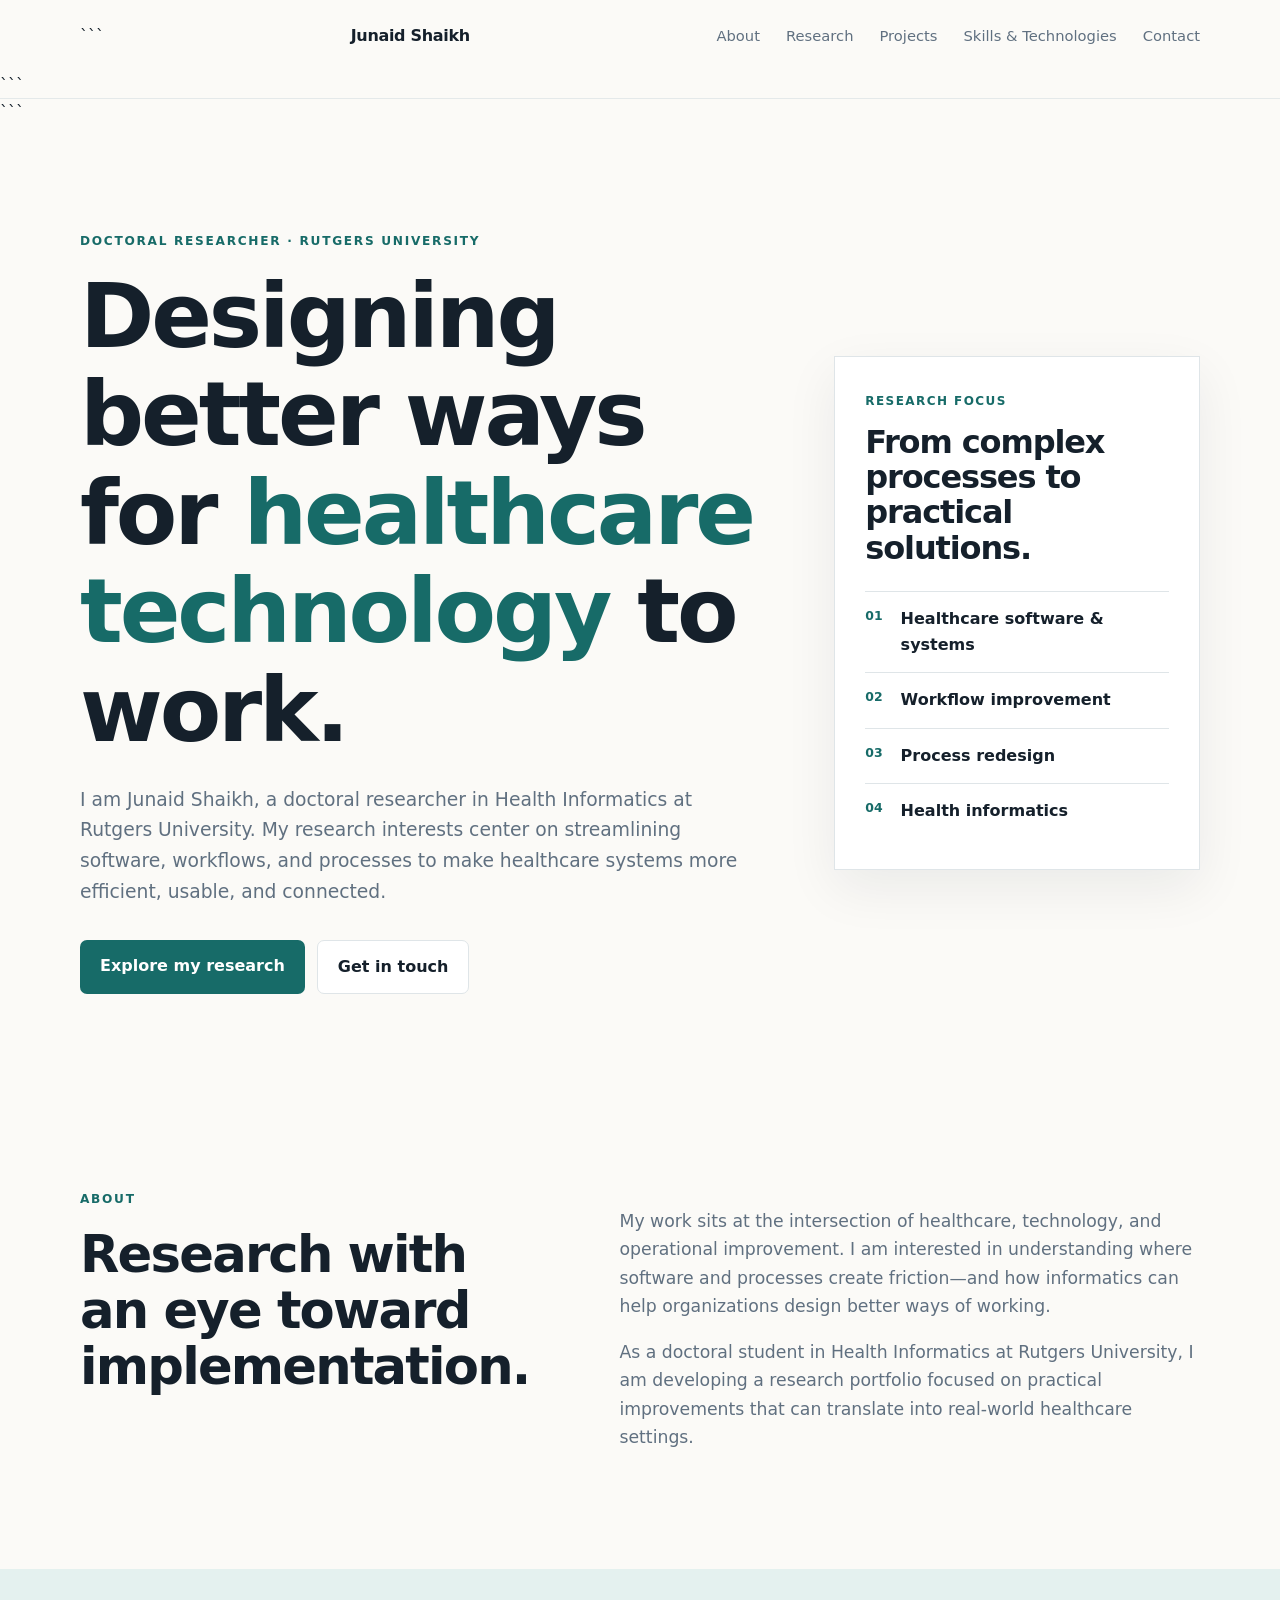
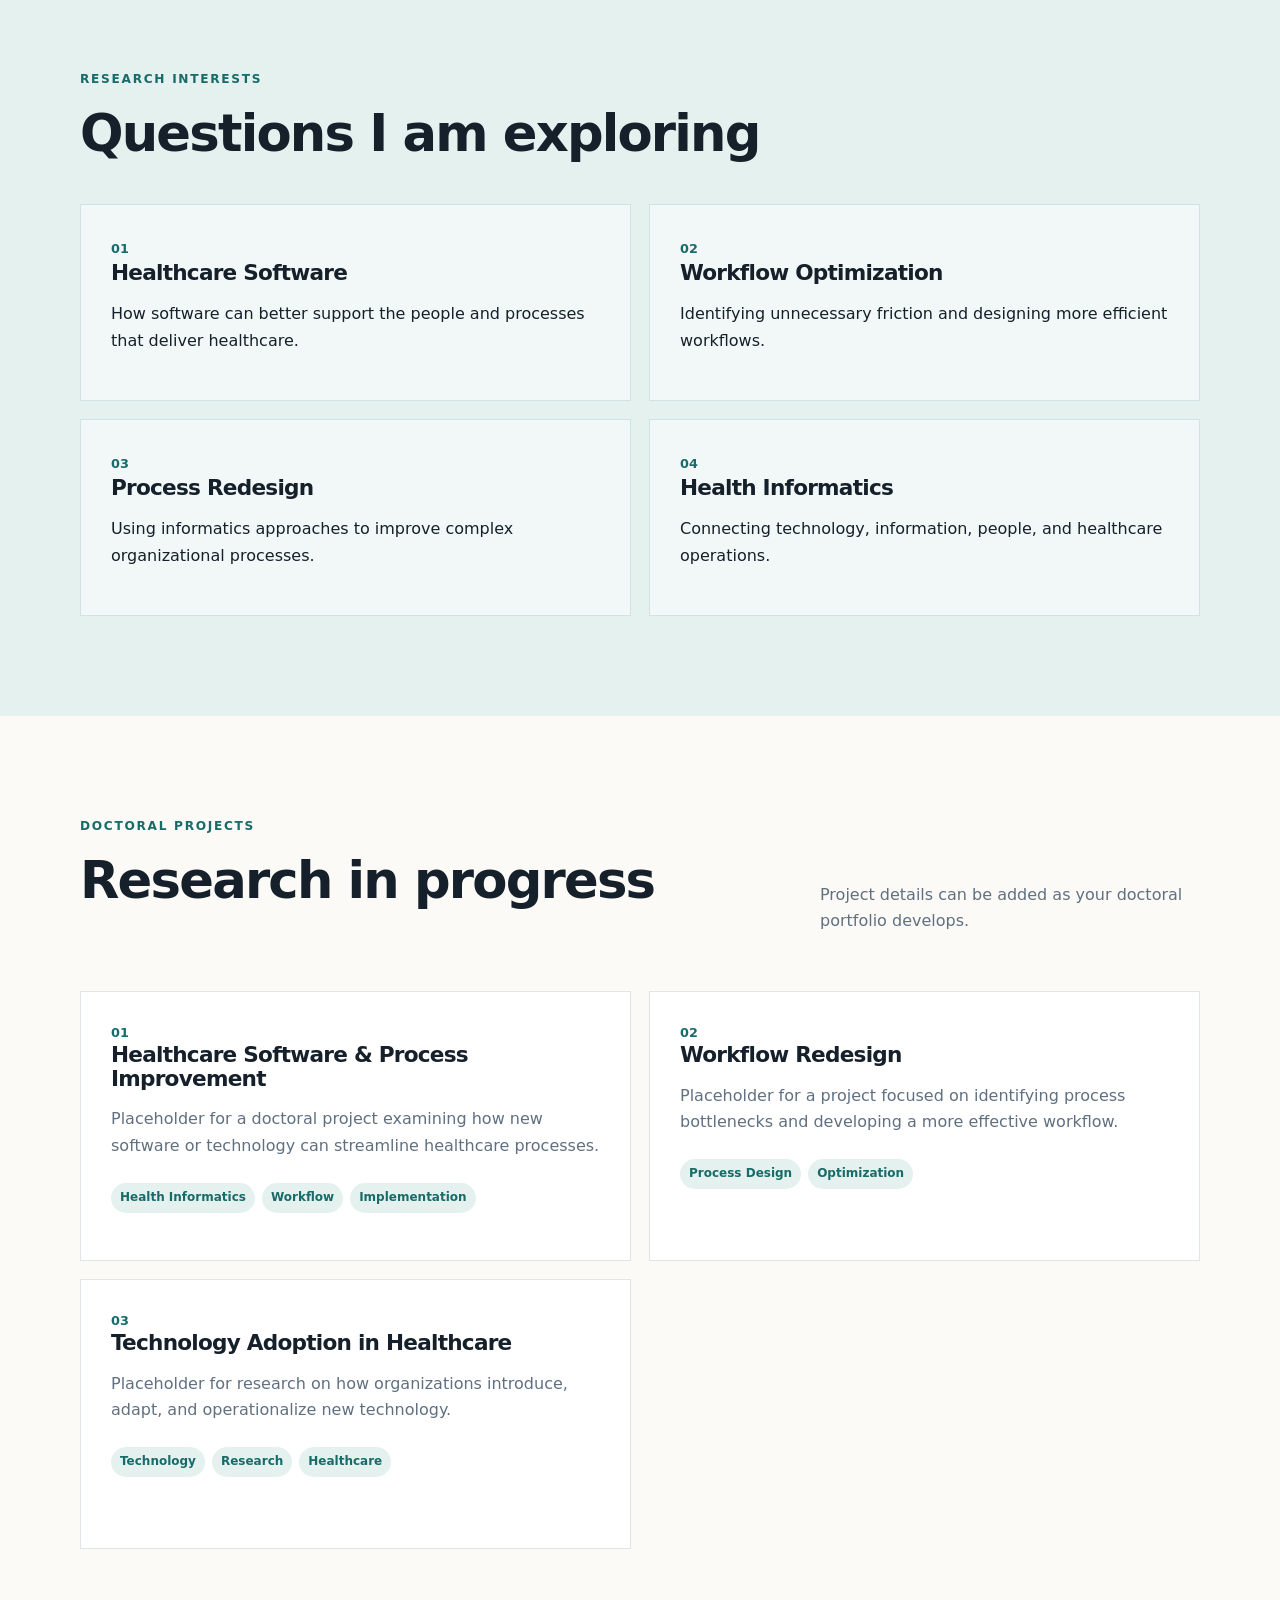
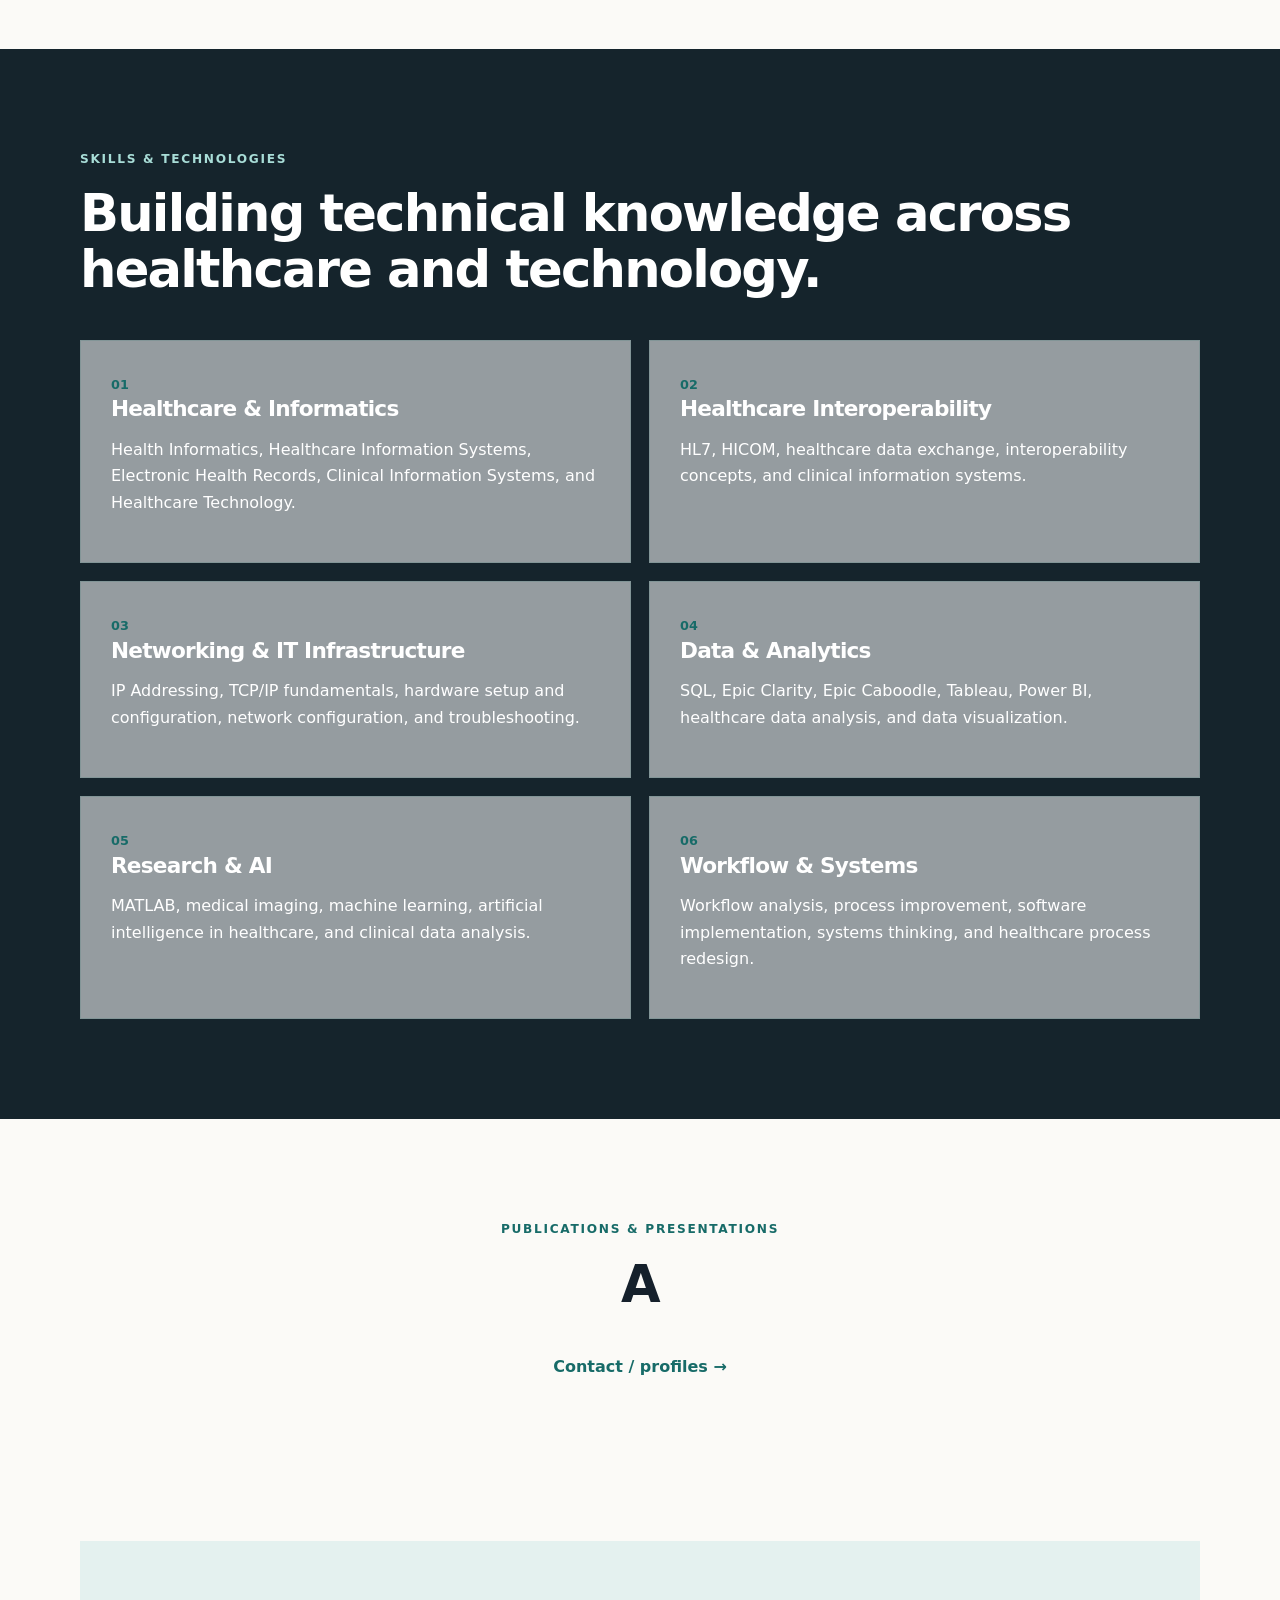
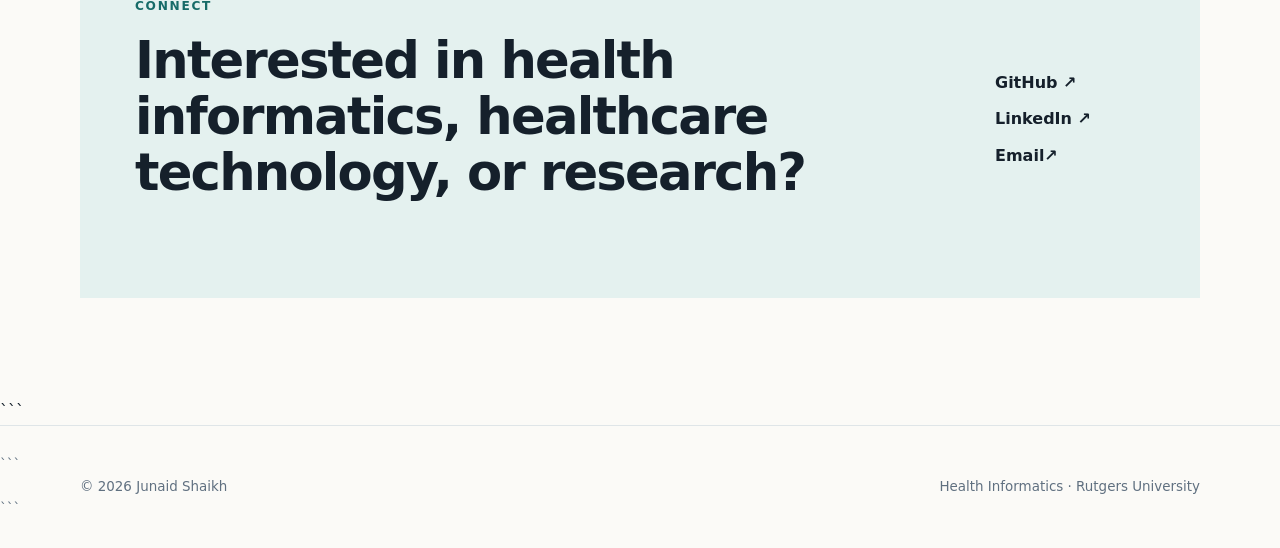
<file: index.html>
<!DOCTYPE html>

<html lang="en">
<head>
  <meta charset="UTF-8">
  <meta name="viewport" content="width=device-width, initial-scale=1.0">

  <meta name="description" content="Junaid Shaikh — Doctoral researcher in Health Informatics at Rutgers University. Research focused on streamlining software, workflows, and healthcare processes.">

  <title>Junaid Shaikh | Health Informatics Researcher</title>

  <link rel="stylesheet" href="assets/style.css">
</head>

<body>

  <header class="site-header">
    <nav class="nav container">

```
  <a class="brand" href="#home">Junaid Shaikh</a>

  <div class="nav-links">
    <a href="#about">About</a>
    <a href="#research">Research</a>
    <a href="projects.html">Projects</a>
    <a href="#skills">Skills & Technologies</a>
    <a href="#contact">Contact</a>
  </div>

</nav>
```

  </header>

  <main>

```
<!-- HOME -->
<section id="home" class="hero">

  <div class="container hero-grid">

    <div>

      <p class="eyebrow">
        Doctoral Researcher · Rutgers University
      </p>

      <h1>
        Designing better ways for
        <span>healthcare technology</span>
        to work.
      </h1>

      <p class="lead">
        I am Junaid Shaikh, a doctoral researcher in Health Informatics
        at Rutgers University. My research interests center on
        streamlining software, workflows, and processes to make
        healthcare systems more efficient, usable, and connected.
      </p>

      <div class="actions">

        <a class="button primary" href="#research">
          Explore my research
        </a>

        <a class="button secondary" href="#contact">
          Get in touch
        </a>

      </div>

    </div>


    <aside class="hero-card">

      <span class="card-label">
        Research focus
      </span>

      <h2>
        From complex processes to practical solutions.
      </h2>

      <div class="focus-list">

        <div>
          <b>01</b>
          <span>Healthcare software & systems</span>
        </div>

        <div>
          <b>02</b>
          <span>Workflow improvement</span>
        </div>

        <div>
          <b>03</b>
          <span>Process redesign</span>
        </div>

        <div>
          <b>04</b>
          <span>Health informatics</span>
        </div>

      </div>

    </aside>

  </div>

</section>


<!-- ABOUT -->
<section id="about" class="section">

  <div class="container two-col">

    <div>

      <p class="eyebrow">
        About
      </p>

      <h2>
        Research with an eye toward implementation.
      </h2>

    </div>


    <div class="section-copy">

      <p>
        My work sits at the intersection of healthcare, technology,
        and operational improvement. I am interested in understanding
        where software and processes create friction—and how informatics
        can help organizations design better ways of working.
      </p>

      <p>
        As a doctoral student in Health Informatics at Rutgers University,
        I am developing a research portfolio focused on practical
        improvements that can translate into real-world healthcare settings.
      </p>

    </div>

  </div>

</section>


<!-- RESEARCH -->
<section id="research" class="section tinted">

  <div class="container">

    <p class="eyebrow">
      Research interests
    </p>

    <h2>
      Questions I am exploring
    </h2>


    <div class="interest-grid">

      <article>

        <span>01</span>

        <h3>
          Healthcare Software
        </h3>

        <p>
          How software can better support the people and processes
          that deliver healthcare.
        </p>

      </article>


      <article>

        <span>02</span>

        <h3>
          Workflow Optimization
        </h3>

        <p>
          Identifying unnecessary friction and designing more
          efficient workflows.
        </p>

      </article>


      <article>

        <span>03</span>

        <h3>
          Process Redesign
        </h3>

        <p>
          Using informatics approaches to improve complex
          organizational processes.
        </p>

      </article>


      <article>

        <span>04</span>

        <h3>
          Health Informatics
        </h3>

        <p>
          Connecting technology, information, people, and
          healthcare operations.
        </p>

      </article>

    </div>

  </div>

</section>


<!-- PROJECTS -->
<section id="projects" class="section">

  <div class="container">

    <div class="section-heading">

      <div>

        <p class="eyebrow">
          Doctoral projects
        </p>

        <h2>
          Research in progress
        </h2>

      </div>

      <p class="muted">
        Project details can be added as your doctoral portfolio develops.
      </p>

    </div>


    <div class="project-grid">

      <article class="project-card">

        <div class="project-number">
          01
        </div>

        <h3>
          Healthcare Software & Process Improvement
        </h3>

        <p>
          Placeholder for a doctoral project examining how new
          software or technology can streamline healthcare processes.
        </p>

        <div class="tags">

          <span>Health Informatics</span>
          <span>Workflow</span>
          <span>Implementation</span>

        </div>

      </article>


      <article class="project-card">

        <div class="project-number">
          02
        </div>

        <h3>
          Workflow Redesign
        </h3>

        <p>
          Placeholder for a project focused on identifying process
          bottlenecks and developing a more effective workflow.
        </p>

        <div class="tags">

          <span>Process Design</span>
          <span>Optimization</span>

        </div>

      </article>


      <article class="project-card">

        <div class="project-number">
          03
        </div>

        <h3>
          Technology Adoption in Healthcare
        </h3>

        <p>
          Placeholder for research on how organizations introduce,
          adapt, and operationalize new technology.
        </p>

        <div class="tags">

          <span>Technology</span>
          <span>Research</span>
          <span>Healthcare</span>

        </div>

      </article>

    </div>

  </div>

</section>


<!-- SKILLS & TECHNOLOGIES -->
<section id="skills" class="section dark">

  <div class="container">

    <p class="eyebrow">
      Skills & Technologies
    </p>

    <h2>
      Building technical knowledge across healthcare and technology.
    </h2>


    <div class="interest-grid">


      <article>

        <span>01</span>

        <h3>
          Healthcare & Informatics
        </h3>

        <p>
          Health Informatics, Healthcare Information Systems,
          Electronic Health Records, Clinical Information Systems,
          and Healthcare Technology.
        </p>

      </article>


      <article>

        <span>02</span>

        <h3>
          Healthcare Interoperability
        </h3>

        <p>
          HL7, HICOM, healthcare data exchange, interoperability
          concepts, and clinical information systems.
        </p>

      </article>


      <article>

        <span>03</span>

        <h3>
          Networking & IT Infrastructure
        </h3>

        <p>
          IP Addressing, TCP/IP fundamentals, hardware setup
          and configuration, network configuration, and troubleshooting.
        </p>

      </article>


      <article>

        <span>04</span>

        <h3>
          Data & Analytics
        </h3>

        <p>
          SQL, Epic Clarity, Epic Caboodle, Tableau, Power BI,
          healthcare data analysis, and data visualization.
        </p>

      </article>


      <article>

        <span>05</span>

        <h3>
          Research & AI
        </h3>

        <p>
          MATLAB, medical imaging, machine learning, artificial
          intelligence in healthcare, and clinical data analysis.
        </p>

      </article>


      <article>

        <span>06</span>

        <h3>
          Workflow & Systems
        </h3>

        <p>
          Workflow analysis, process improvement, software
          implementation, systems thinking, and healthcare
          process redesign.
        </p>

      </article>


    </div>

  </div>

</section>


<!-- PUBLICATIONS -->
<section class="section">

  <div class="container publication-placeholder">

    <p class="eyebrow">
      Publications & presentations
    </p>

    <h2>
      A
    </h2>

    <p>
      
    </p>

    <a class="text-link" href="#contact">
      Contact / profiles →
    </a>

  </div>

</section>


<!-- CONTACT -->
<section id="contact" class="section contact">

  <div class="container contact-box">

    <div>

      <p class="eyebrow">
        Connect
      </p>

      <h2>
        Interested in health informatics, healthcare technology,
        or research?
      </h2>

    
      </p>

    </div>


    <div class="contact-links">

      <a href="#" aria-label="GitHub — replace this link">
        GitHub ↗
      </a>

      <a href="#" aria-label="LinkedIn — replace this link">
        LinkedIn ↗
      </a>

      <a href="mailto:Junaid.Shaikh@rutgers.edu">Email↗ </a>

    </div>

  </div>

</section>
```

  </main>

  <!-- FOOTER -->

  <footer>

```
<div class="container footer-inner">

  <span>
    © 2026 Junaid Shaikh
  </span>

  <span>
    Health Informatics · Rutgers University
  </span>

</div>
```

  </footer>

</body>
</html>
</file>
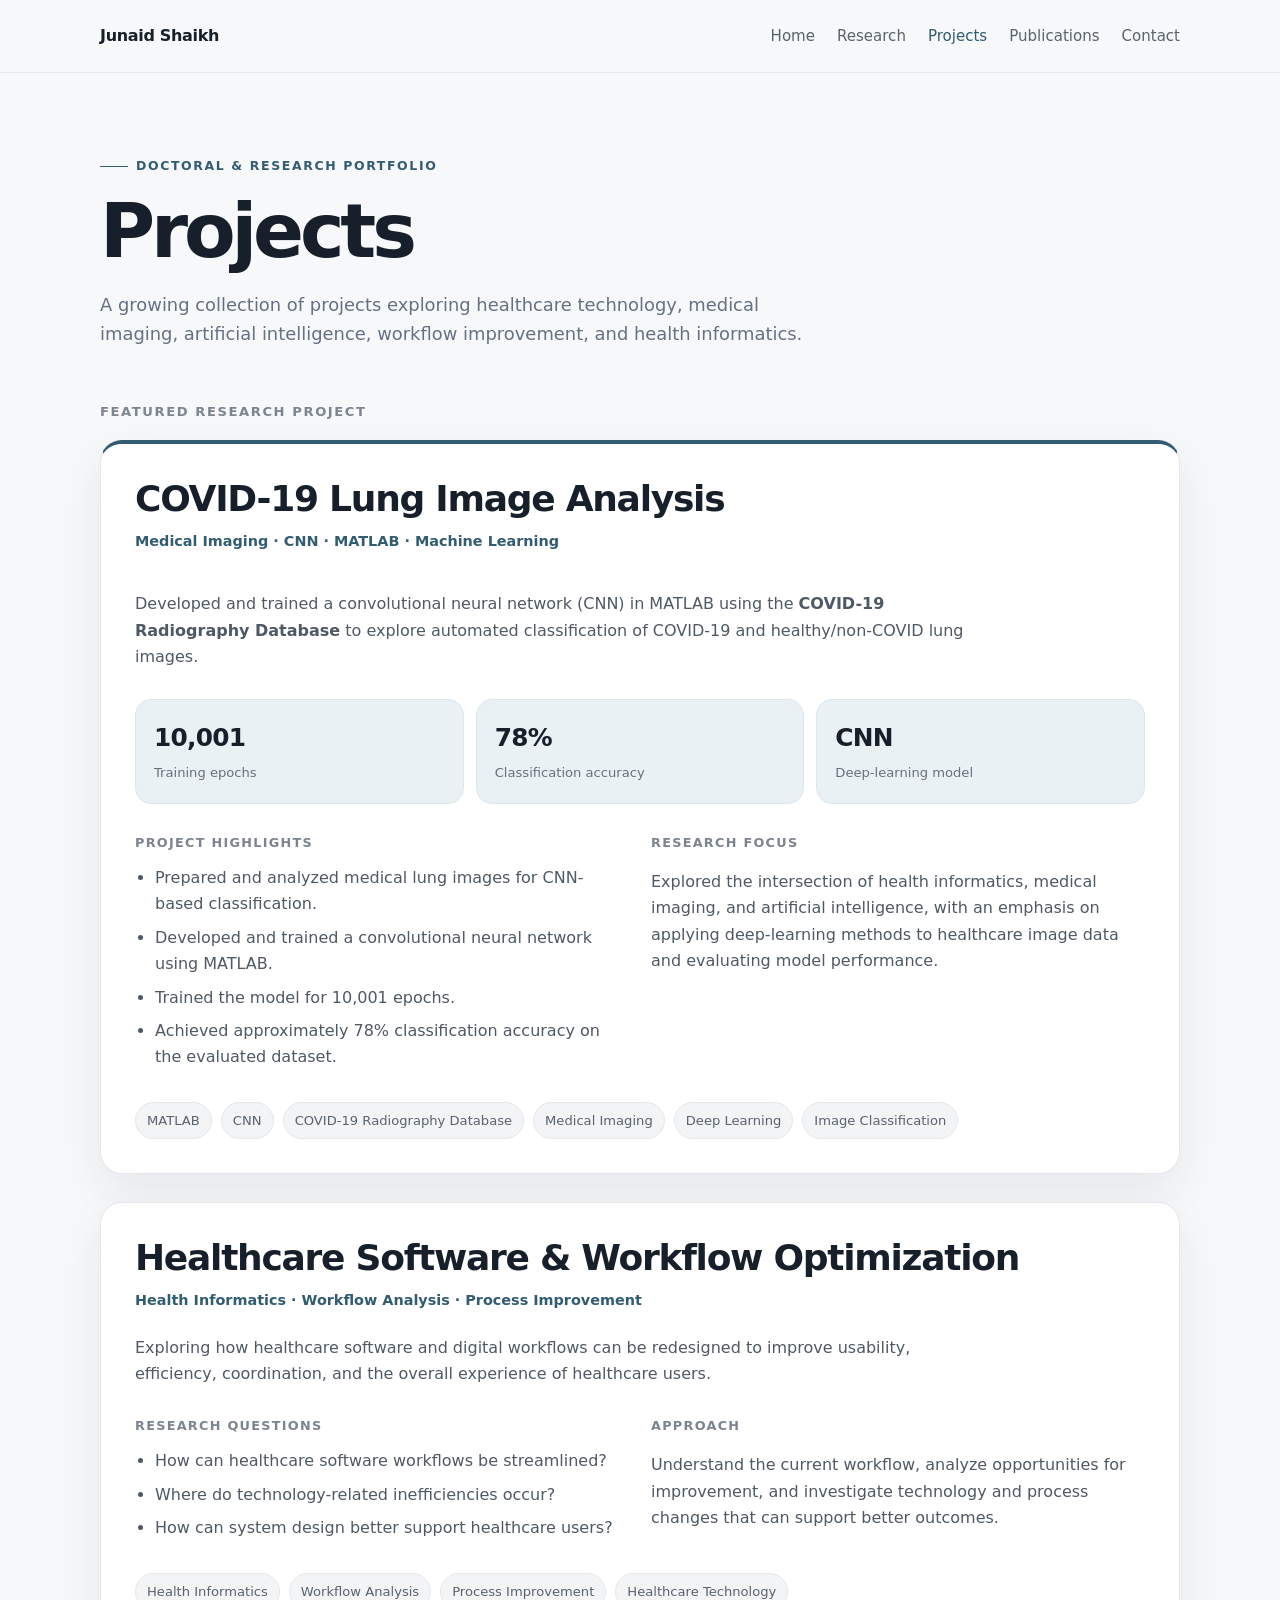
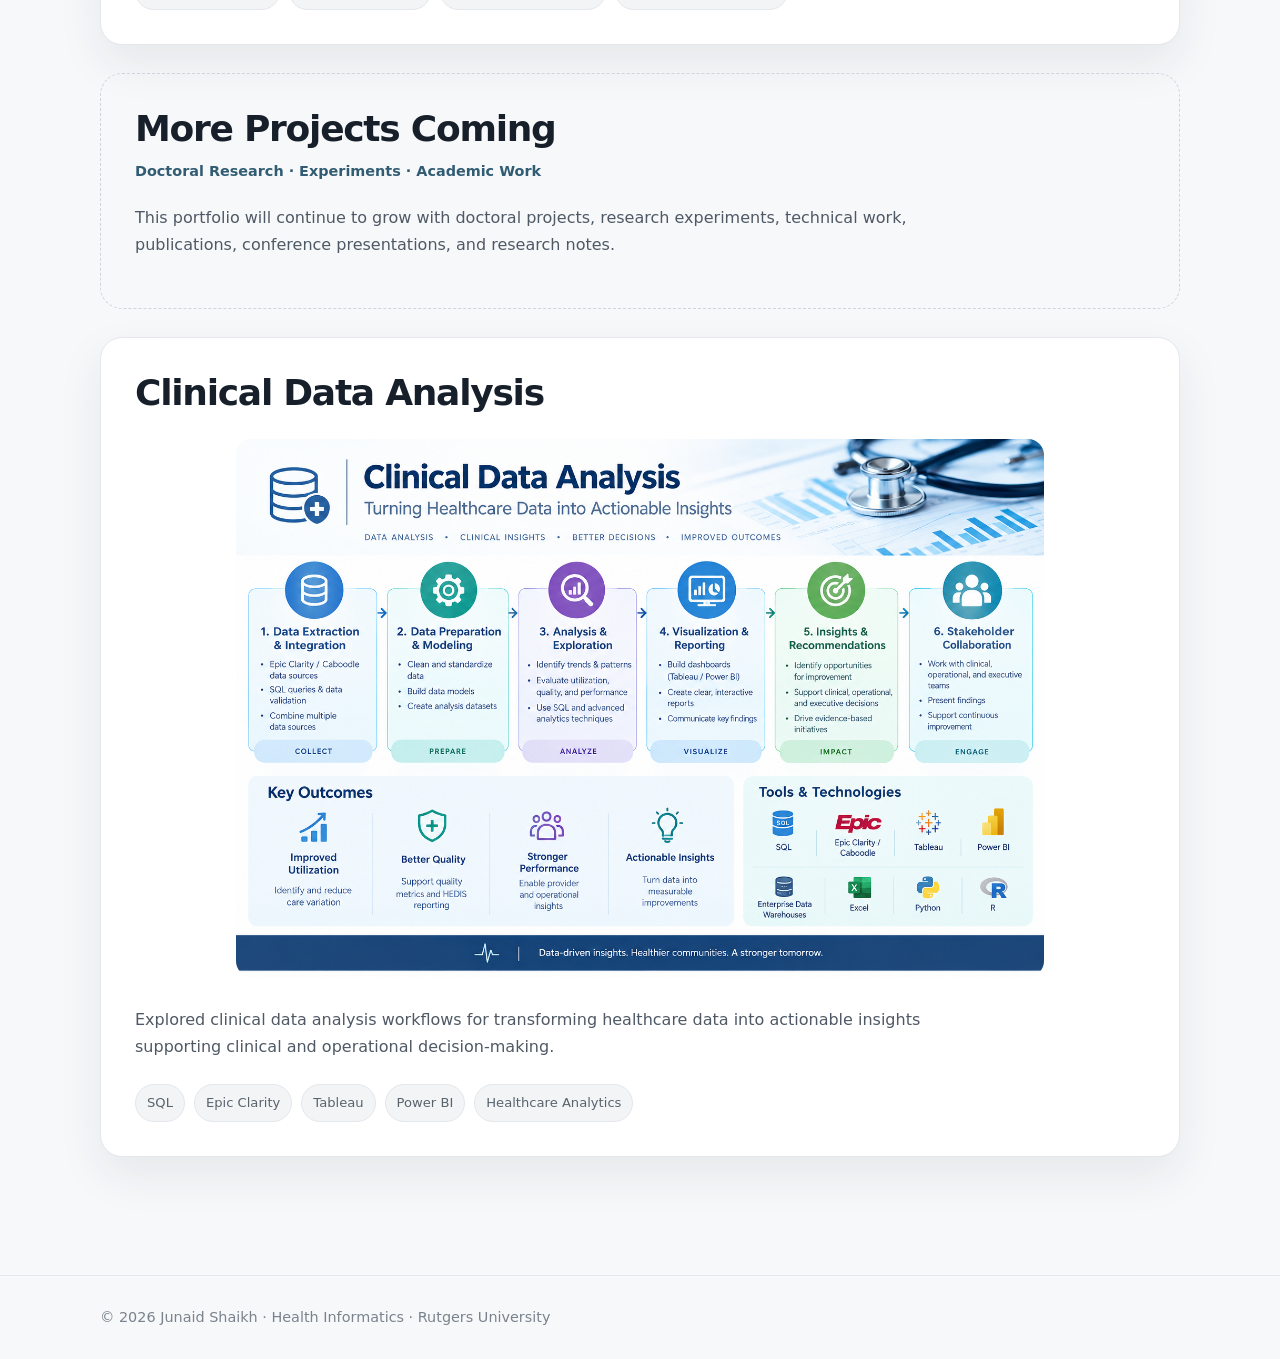
<file: projects.html>
<!DOCTYPE html>
<html lang="en">
<head>
  <meta charset="UTF-8">
  <meta name="viewport" content="width=device-width, initial-scale=1.0">
  <meta name="description" content="Junaid Shaikh — Doctoral and research projects in Health Informatics, medical imaging, AI, and healthcare technology.">
  <title>Projects | Junaid Shaikh</title>
  <style>
    :root{
      --bg:#f7f8fa;
      --surface:#ffffff;
      --text:#17202a;
      --muted:#667085;
      --line:#e5e7eb;
      --accent:#315c72;
      --accent-soft:#eaf1f5;
      --shadow:0 18px 45px rgba(20,35,45,.08);
      --radius:22px;
    }
    *{box-sizing:border-box}
    html{scroll-behavior:smooth}
    body{
      margin:0;
      font-family:Inter,ui-sans-serif,system-ui,-apple-system,BlinkMacSystemFont,"Segoe UI",sans-serif;
      background:var(--bg);
      color:var(--text);
      line-height:1.65;
    }
    a{color:inherit;text-decoration:none}
    .container{width:min(1080px,92%);margin:auto}
    header{
      position:sticky;top:0;z-index:20;
      background:rgba(247,248,250,.9);
      backdrop-filter:blur(12px);
      border-bottom:1px solid rgba(229,231,235,.8);
    }
    nav{
      min-height:72px;display:flex;align-items:center;justify-content:space-between;
      gap:24px;
    }
    .brand{font-weight:750;letter-spacing:-.02em}
    .nav-links{display:flex;gap:22px;flex-wrap:wrap;color:#59636e;font-size:.94rem}
    .nav-links a{transition:color .2s ease}
    .nav-links a:hover,.nav-links a.active{color:var(--accent)}
    main{padding:76px 0 90px}
    .eyebrow{
      display:inline-flex;align-items:center;gap:8px;
      color:var(--accent);font-size:.78rem;font-weight:750;
      letter-spacing:.13em;text-transform:uppercase;
      margin-bottom:16px;
    }
    .eyebrow:before{content:"";width:28px;height:1px;background:var(--accent)}
    h1{
      font-size:clamp(2.5rem,6vw,4.7rem);
      line-height:1.02;letter-spacing:-.055em;
      margin:0 0 20px;max-width:800px;
    }
    .intro{font-size:1.12rem;color:var(--muted);max-width:730px;margin:0 0 52px}
    .section-label{
      font-size:.82rem;font-weight:750;letter-spacing:.12em;
      text-transform:uppercase;color:#7b8490;margin:0 0 18px;
    }
    .project{
      background:var(--surface);border:1px solid var(--line);
      border-radius:var(--radius);padding:34px;
      box-shadow:var(--shadow);margin-bottom:28px;
    }
    .project.featured{border-top:4px solid var(--accent)}
    .project-top{display:flex;justify-content:space-between;gap:20px;align-items:flex-start}
    .project h2{font-size:clamp(1.65rem,3vw,2.25rem);line-height:1.15;letter-spacing:-.035em;margin:0 0 10px}
    .meta{color:var(--accent);font-weight:700;font-size:.9rem;margin-bottom:22px}
    .project p{color:#4f5965;max-width:850px}
    .highlights{display:grid;grid-template-columns:repeat(2,minmax(0,1fr));gap:22px;margin-top:28px}
    .block h3{font-size:.8rem;text-transform:uppercase;letter-spacing:.1em;color:#7b8490;margin:0 0 12px}
    ul{margin:0;padding-left:20px;color:#4f5965}
    li{margin:7px 0}
    .stats{display:grid;grid-template-columns:repeat(3,1fr);gap:12px;margin:28px 0}
    .stat{
      background:var(--accent-soft);border-radius:16px;padding:18px;
      border:1px solid #dce7ec;
    }
    .stat strong{display:block;font-size:1.55rem;letter-spacing:-.03em;color:var(--text)}
    .stat span{font-size:.82rem;color:#65717b}
    .tags{display:flex;flex-wrap:wrap;gap:9px;margin-top:24px}
    .tag{
      padding:7px 11px;border-radius:999px;
      background:#f2f4f6;border:1px solid #e4e7eb;
      color:#59636e;font-size:.82rem;
    }
    .future{
      background:transparent;border:1px dashed #cfd5db;
      box-shadow:none;
    }
    footer{border-top:1px solid var(--line);padding:30px 0;color:#7a838d;font-size:.9rem}
    @media(max-width:720px){
      nav{align-items:flex-start;padding:17px 0;flex-direction:column}
      .nav-links{gap:12px 17px}
      main{padding-top:52px}
      .project{padding:25px}
      .highlights,.stats{grid-template-columns:1fr}
      .project-top{display:block}
    }
  </style>
</head>
<body>
<header>
  <div class="container">
    <nav>
      <a class="brand" href="index.html">Junaid Shaikh</a>
      <div class="nav-links">
        <a href="index.html">Home</a>
        <a href="research.html">Research</a>
        <a class="active" href="projects.html">Projects</a>
        <a href="index.html#publications">Publications</a>
        <a href="index.html#contact">Contact</a>
      </div>
    </nav>
  </div>
</header>

<main>
  <div class="container">
    <div class="eyebrow">Doctoral &amp; Research Portfolio</div>
    <h1>Projects</h1>
    <p class="intro">
      A growing collection of projects exploring healthcare technology, medical imaging,
      artificial intelligence, workflow improvement, and health informatics.
    </p>

    <p class="section-label">Featured research project</p>

    <article class="project featured">
      <div class="project-top">
        <div>
          <h2>COVID-19 Lung Image Analysis</h2>
          <div class="meta">Medical Imaging · CNN · MATLAB · Machine Learning</div>
        </div>
      </div>

      <p>
        Developed and trained a convolutional neural network (CNN) in MATLAB using the
        <strong>COVID-19 Radiography Database</strong> to explore automated classification
        of COVID-19 and healthy/non-COVID lung images.
      </p>

      <div class="stats">
        <div class="stat">
          <strong>10,001</strong>
          <span>Training epochs</span>
        </div>
        <div class="stat">
          <strong>78%</strong>
          <span>Classification accuracy</span>
        </div>
        <div class="stat">
          <strong>CNN</strong>
          <span>Deep-learning model</span>
        </div>
      </div>

      <div class="highlights">
        <div class="block">
          <h3>Project Highlights</h3>
          <ul>
            <li>Prepared and analyzed medical lung images for CNN-based classification.</li>
            <li>Developed and trained a convolutional neural network using MATLAB.</li>
            <li>Trained the model for 10,001 epochs.</li>
            <li>Achieved approximately 78% classification accuracy on the evaluated dataset.</li>
          </ul>
        </div>
        <div class="block">
          <h3>Research Focus</h3>
          <p>
            Explored the intersection of health informatics, medical imaging, and artificial
            intelligence, with an emphasis on applying deep-learning methods to healthcare
            image data and evaluating model performance.
          </p>
        </div>
      </div>

      <div class="tags">
        <span class="tag">MATLAB</span>
        <span class="tag">CNN</span>
        <span class="tag">COVID-19 Radiography Database</span>
        <span class="tag">Medical Imaging</span>
        <span class="tag">Deep Learning</span>
        <span class="tag">Image Classification</span>
      </div>
    </article>

    <article class="project">
      <h2>Healthcare Software &amp; Workflow Optimization</h2>
      <div class="meta">Health Informatics · Workflow Analysis · Process Improvement</div>
      <p>
        Exploring how healthcare software and digital workflows can be redesigned to improve
        usability, efficiency, coordination, and the overall experience of healthcare users.
      </p>
      <div class="highlights">
        <div class="block">
          <h3>Research Questions</h3>
          <ul>
            <li>How can healthcare software workflows be streamlined?</li>
            <li>Where do technology-related inefficiencies occur?</li>
            <li>How can system design better support healthcare users?</li>
          </ul>
        </div>
        <div class="block">
          <h3>Approach</h3>
          <p>
            Understand the current workflow, analyze opportunities for improvement, and
            investigate technology and process changes that can support better outcomes.
          </p>
        </div>
      </div>
      <div class="tags">
        <span class="tag">Health Informatics</span>
        <span class="tag">Workflow Analysis</span>
        <span class="tag">Process Improvement</span>
        <span class="tag">Healthcare Technology</span>
      </div>
    </article>

    <article class="project future">
      <h2>More Projects Coming</h2>
      <div class="meta">Doctoral Research · Experiments · Academic Work</div>
      <p>
        This portfolio will continue to grow with doctoral projects, research experiments,
        technical work, publications, conference presentations, and research notes.
      </p>
    </article>


    <article class="project">

  <h2>Clinical Data Analysis</h2>

  <img src="./assets/clinical.png"
     alt="Clinical Data Analysis workflow"
     style="width:80%; max-width:900px; height:auto; display:block; margin:25px auto 30px; border-radius:16px;">

  <p>
    Explored clinical data analysis workflows for transforming healthcare
    data into actionable insights supporting clinical and operational
    decision-making.
  </p>

  <div class="tags">
    <span class="tag">SQL</span>
    <span class="tag">Epic Clarity</span>
    <span class="tag">Tableau</span>
    <span class="tag">Power BI</span>
    <span class="tag">Healthcare Analytics</span>
  </div>

</article>
  </div>
</main>

<footer>
  <div class="container">
    © 2026 Junaid Shaikh · Health Informatics · Rutgers University
  </div>
</footer>
</body>
</html>
</file>
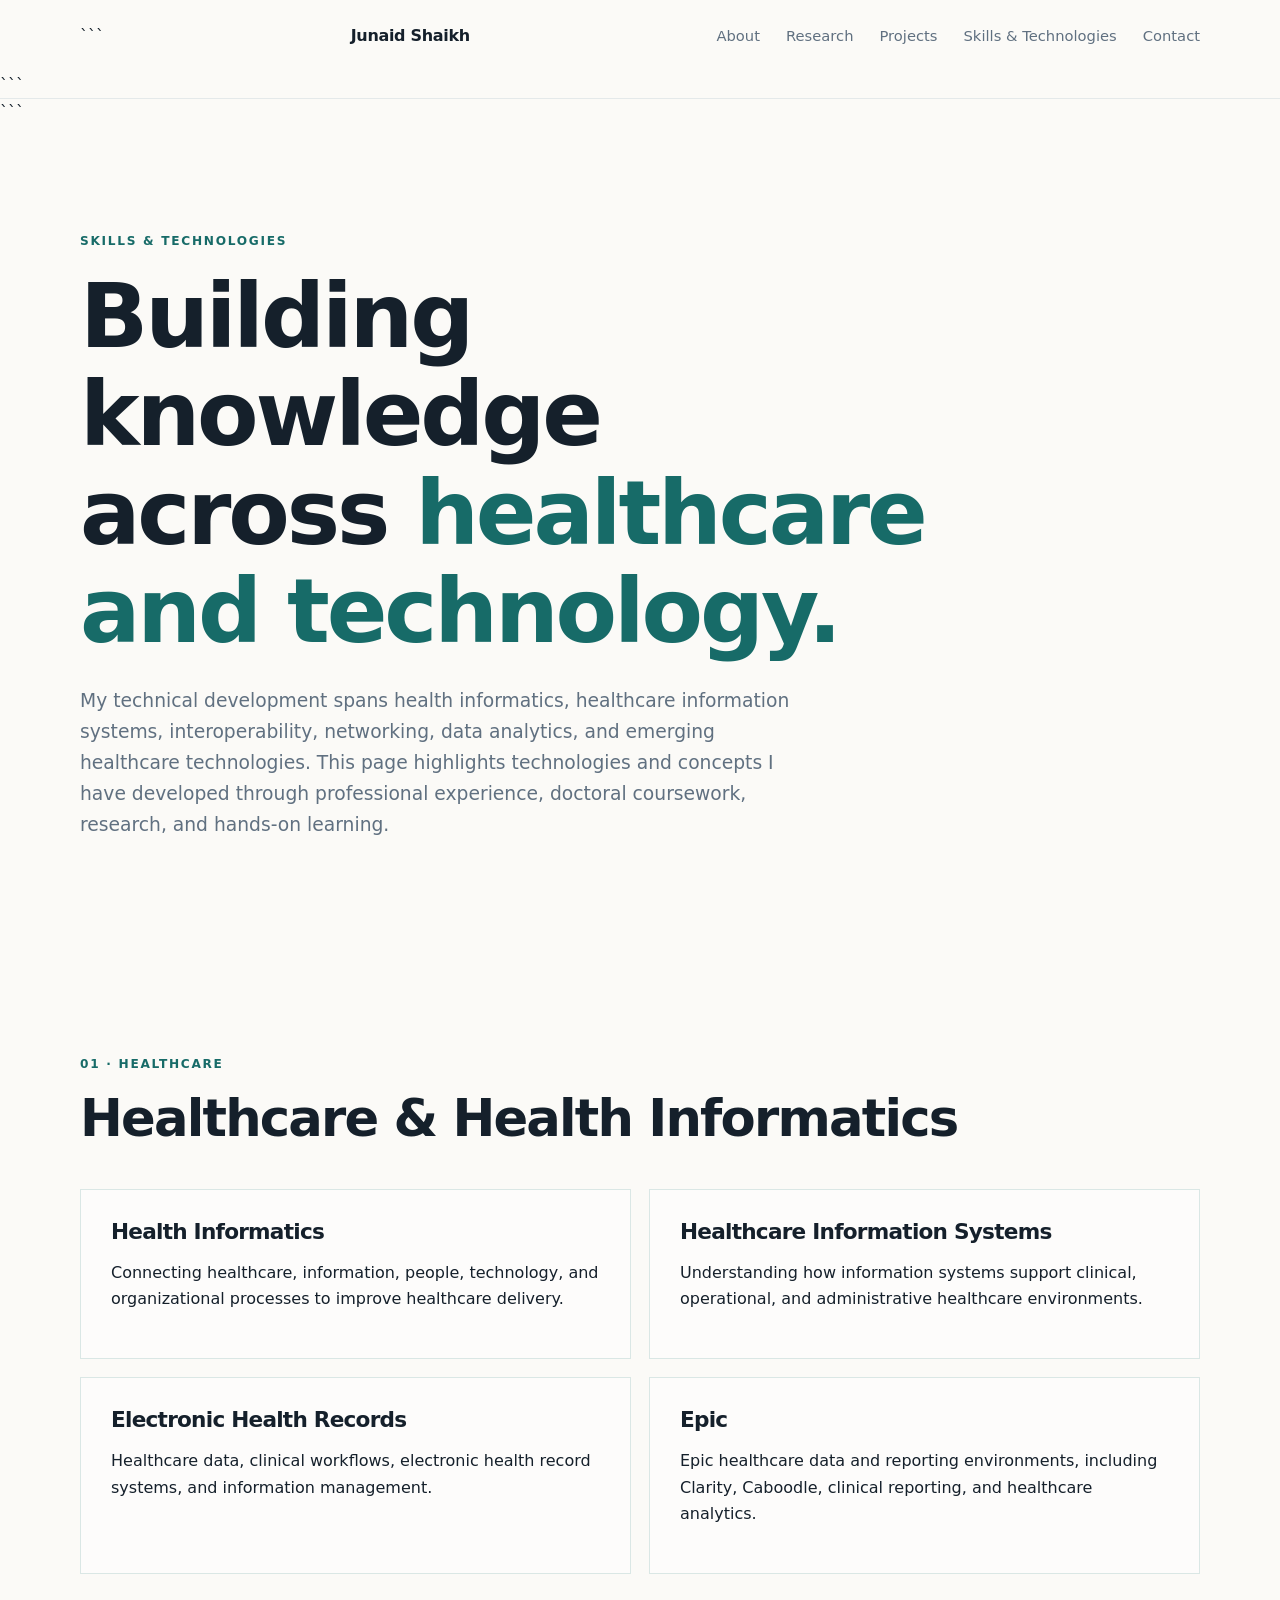
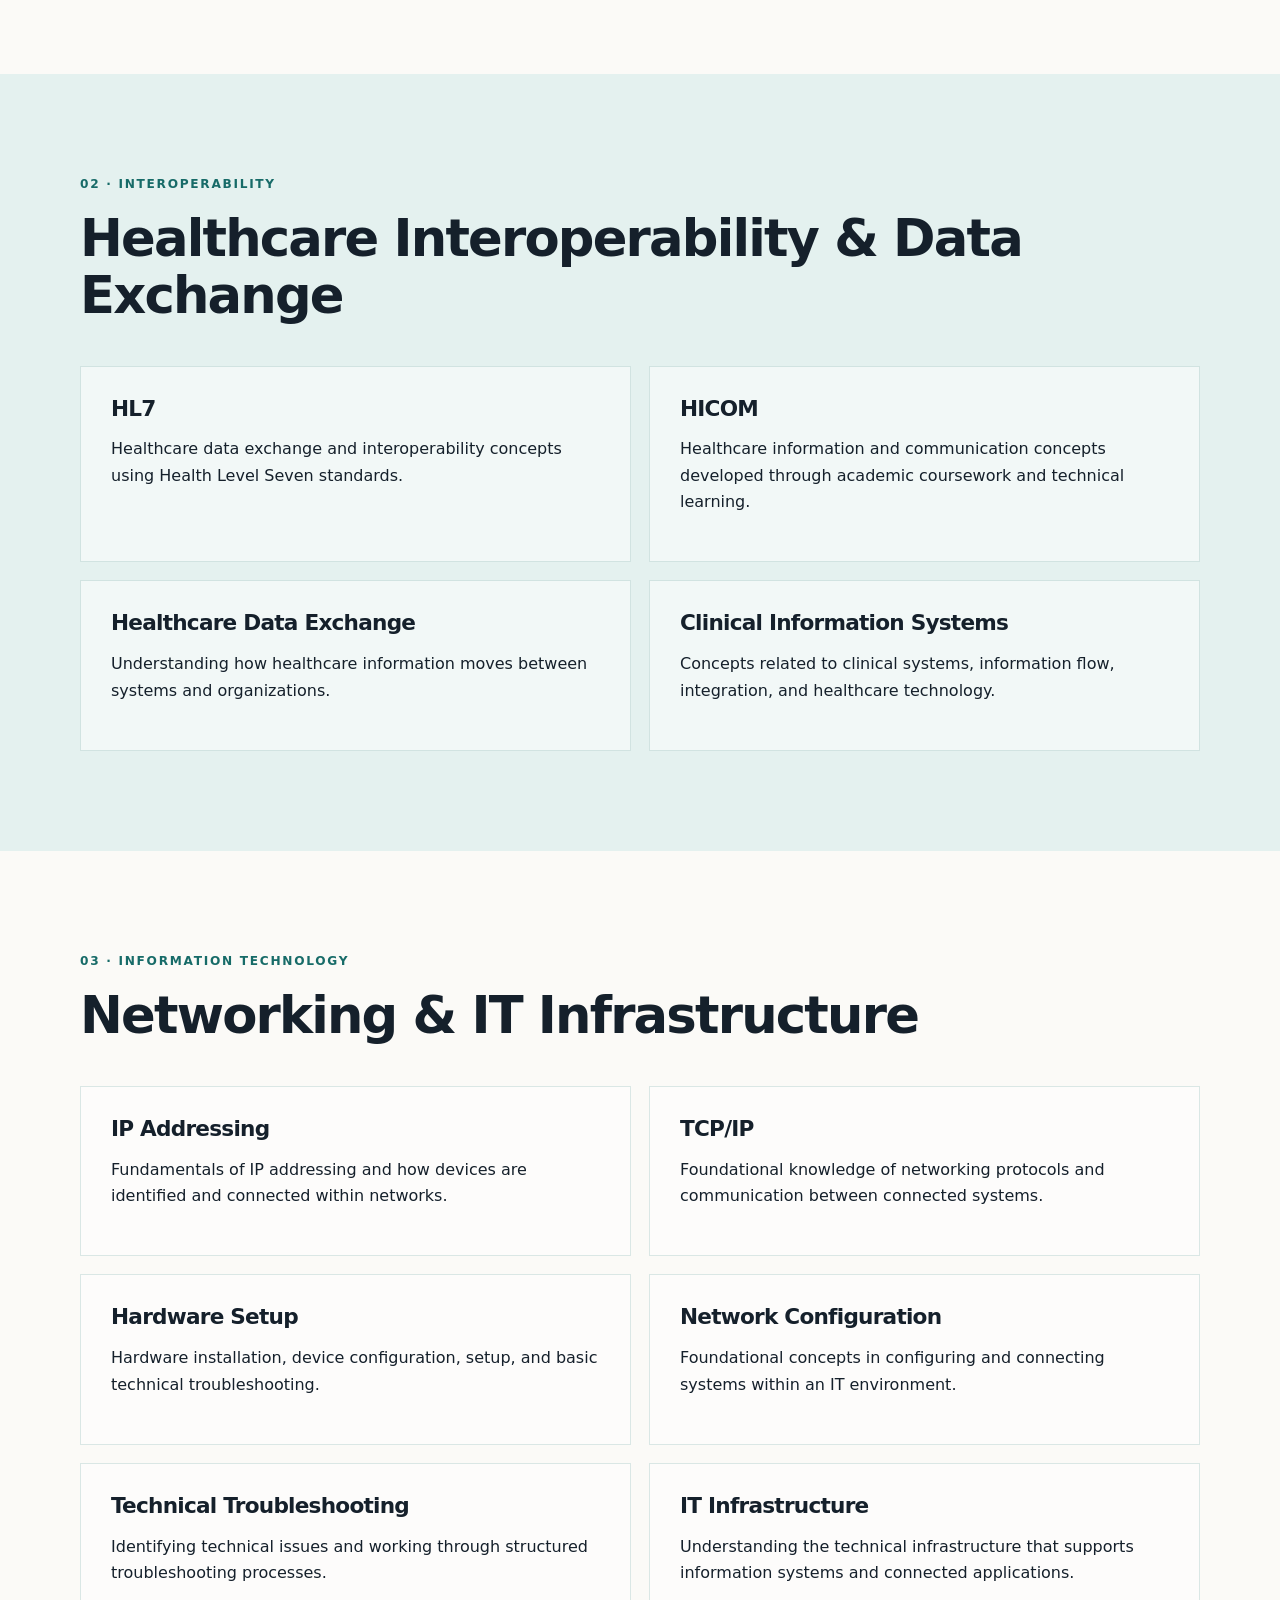
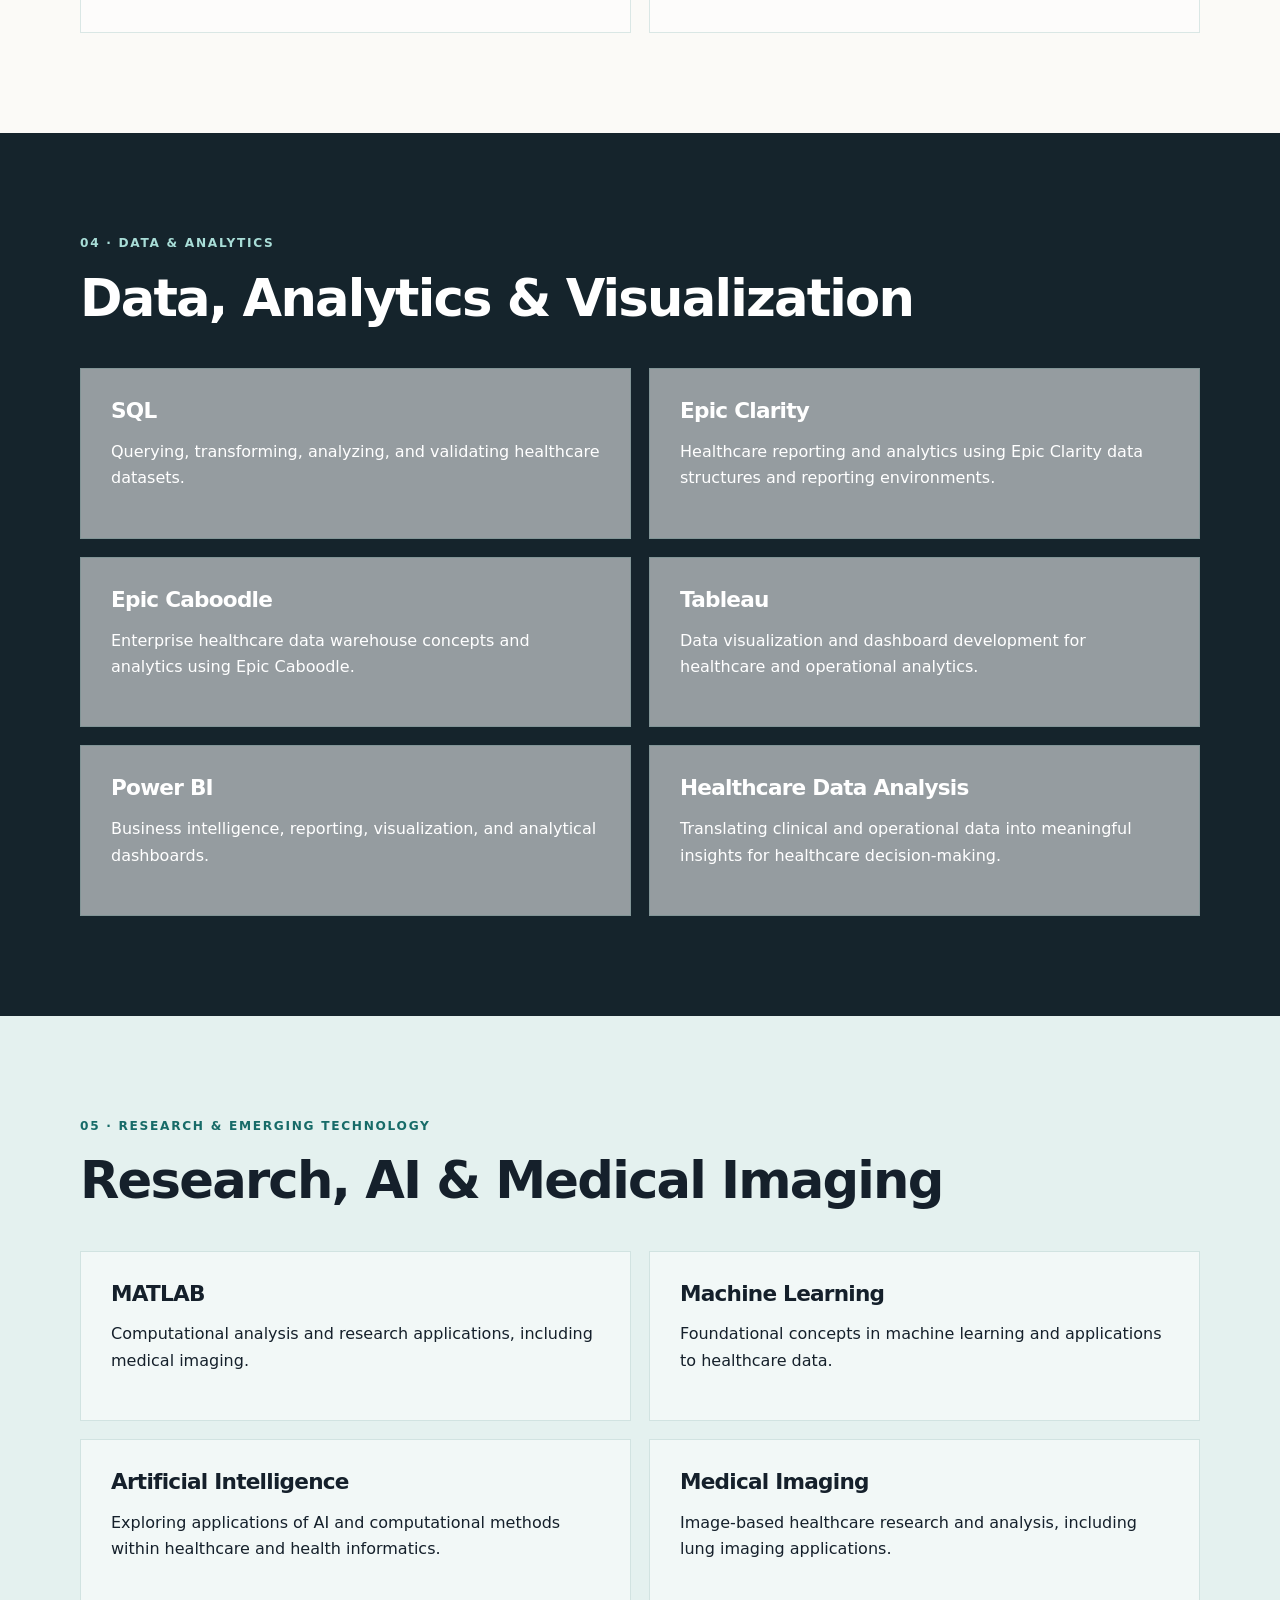
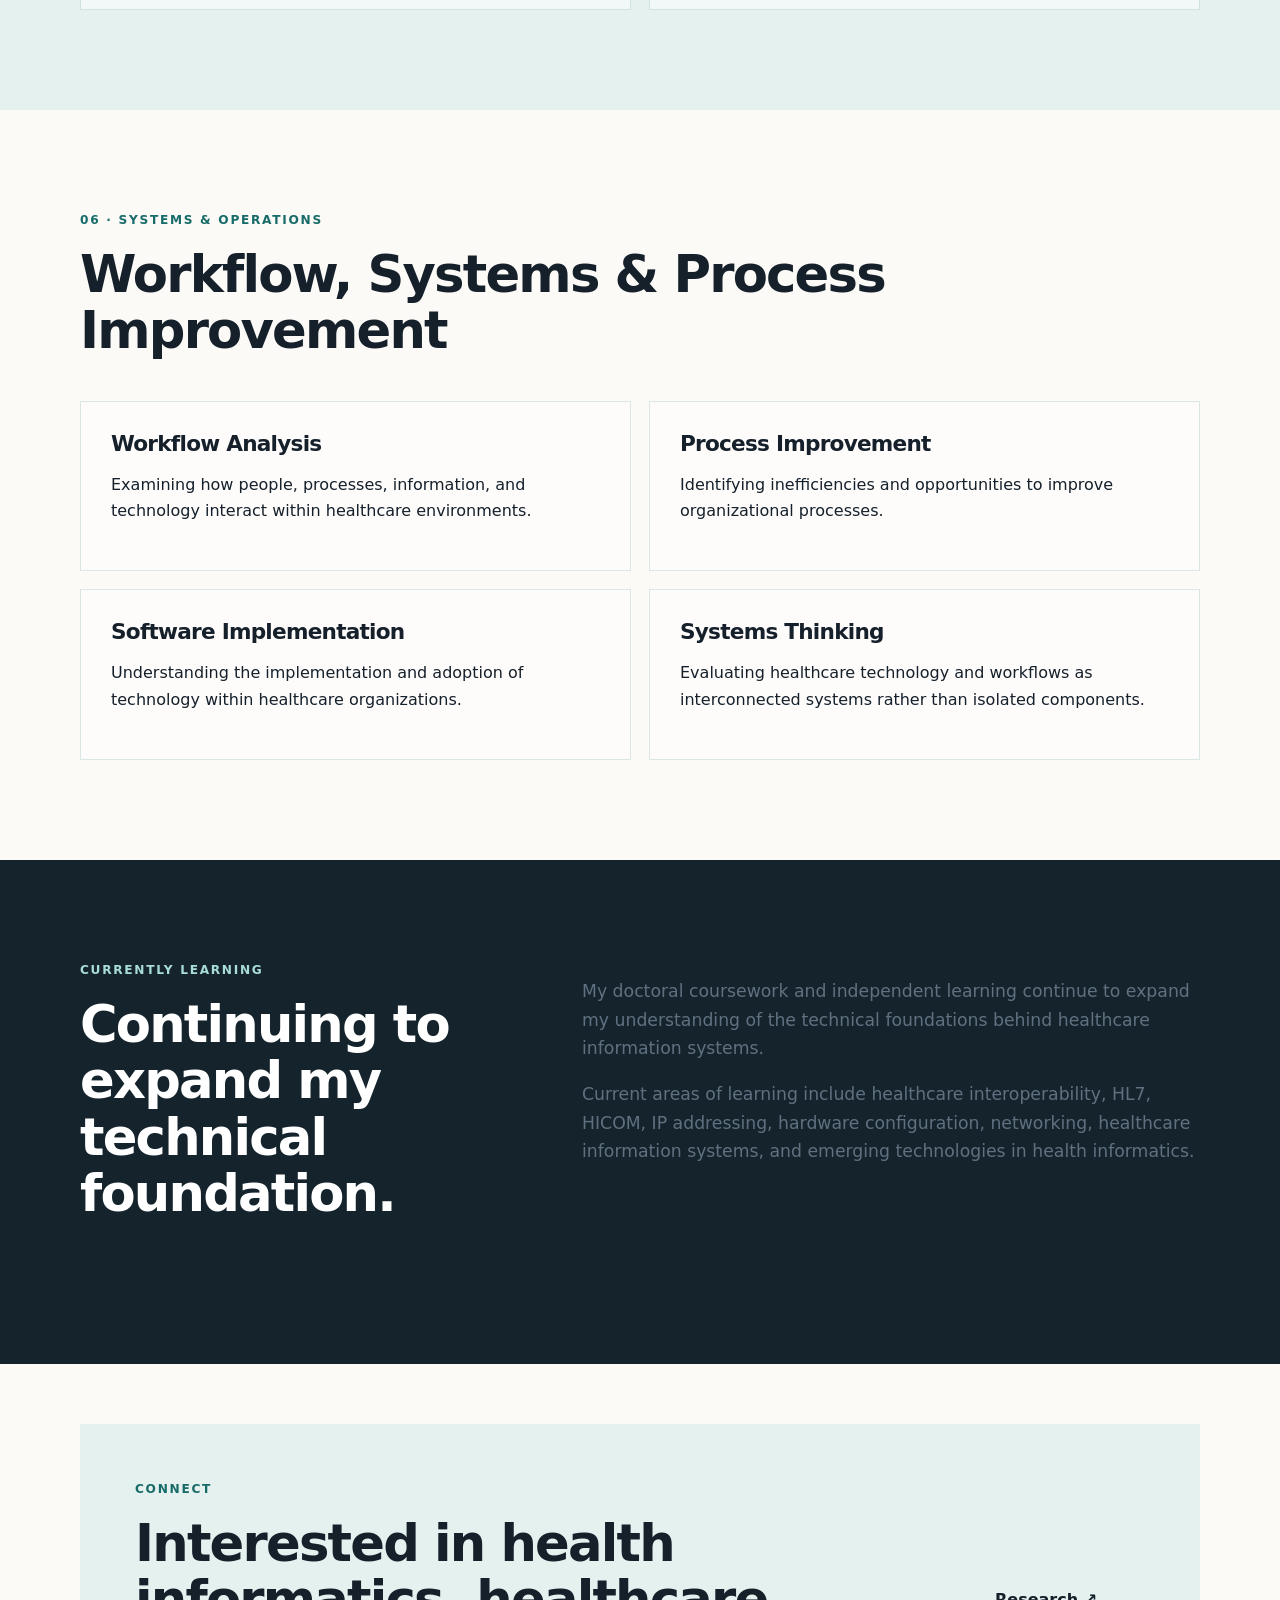
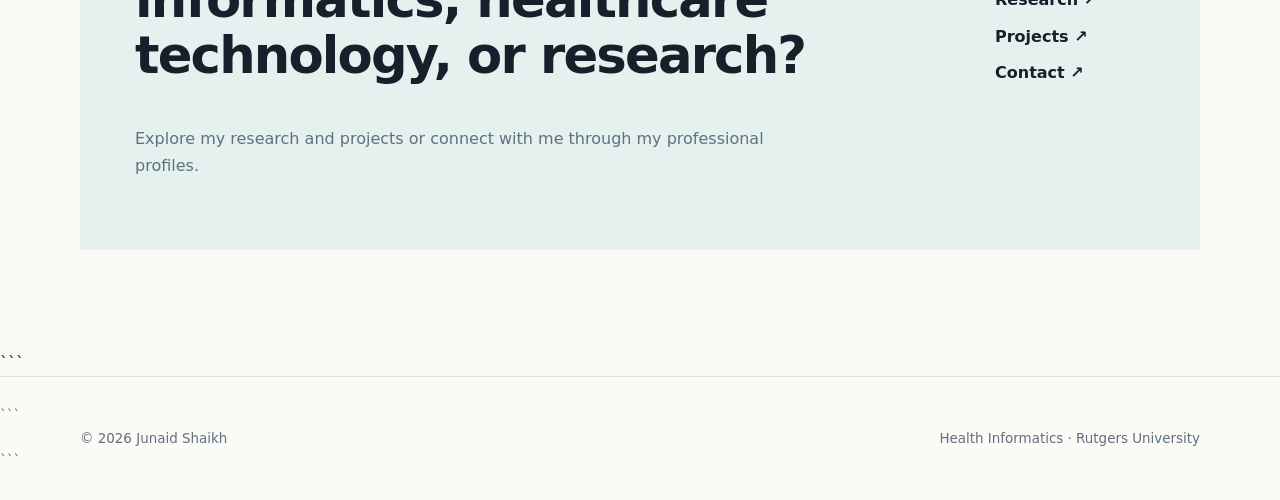
<file: skills.html>
<!DOCTYPE html>

<html lang="en">
<head>
  <meta charset="UTF-8">
  <meta name="viewport" content="width=device-width, initial-scale=1.0">

  <meta name="description" content="Junaid Shaikh — Skills and technologies in Health Informatics, healthcare systems, interoperability, networking, data analytics, and healthcare technology.">

  <title>Skills & Technologies | Junaid Shaikh</title>

  <link rel="stylesheet" href="assets/style.css">
</head>

<body>

  <!-- HEADER -->

  <header class="site-header">
    <nav class="nav container">

```
  <a class="brand" href="index.html">
    Junaid Shaikh
  </a>

  <div class="nav-links">
    <a href="index.html#about">About</a>
    <a href="index.html#research">Research</a>
    <a href="projects.html">Projects</a>
    <a href="skills.html">Skills & Technologies</a>
    <a href="index.html#contact">Contact</a>
  </div>

</nav>
```

  </header>

  <main>

```
<!-- HERO -->
<section class="hero">

  <div class="container">

    <p class="eyebrow">
      Skills & Technologies
    </p>

    <h1>
      Building knowledge across
      <span>healthcare and technology.</span>
    </h1>

    <p class="lead">
      My technical development spans health informatics, healthcare
      information systems, interoperability, networking, data analytics,
      and emerging healthcare technologies. This page highlights
      technologies and concepts I have developed through professional
      experience, doctoral coursework, research, and hands-on learning.
    </p>

  </div>

</section>


<!-- HEALTHCARE INFORMATICS -->
<section class="section">

  <div class="container">

    <p class="eyebrow">
      01 · Healthcare
    </p>

    <h2>
      Healthcare & Health Informatics
    </h2>

    <div class="interest-grid">

      <article>
        <h3>Health Informatics</h3>
        <p>
          Connecting healthcare, information, people, technology,
          and organizational processes to improve healthcare delivery.
        </p>
      </article>

      <article>
        <h3>Healthcare Information Systems</h3>
        <p>
          Understanding how information systems support clinical,
          operational, and administrative healthcare environments.
        </p>
      </article>

      <article>
        <h3>Electronic Health Records</h3>
        <p>
          Healthcare data, clinical workflows, electronic health
          record systems, and information management.
        </p>
      </article>

      <article>
        <h3>Epic</h3>
        <p>
          Epic healthcare data and reporting environments, including
          Clarity, Caboodle, clinical reporting, and healthcare analytics.
        </p>
      </article>

    </div>

  </div>

</section>


<!-- INTEROPERABILITY -->
<section class="section tinted">

  <div class="container">

    <p class="eyebrow">
      02 · Interoperability
    </p>

    <h2>
      Healthcare Interoperability & Data Exchange
    </h2>

    <div class="interest-grid">

      <article>
        <h3>HL7</h3>
        <p>
          Healthcare data exchange and interoperability concepts
          using Health Level Seven standards.
        </p>
      </article>

      <article>
        <h3>HICOM</h3>
        <p>
          Healthcare information and communication concepts
          developed through academic coursework and technical learning.
        </p>
      </article>

      <article>
        <h3>Healthcare Data Exchange</h3>
        <p>
          Understanding how healthcare information moves between
          systems and organizations.
        </p>
      </article>

      <article>
        <h3>Clinical Information Systems</h3>
        <p>
          Concepts related to clinical systems, information flow,
          integration, and healthcare technology.
        </p>
      </article>

    </div>

  </div>

</section>


<!-- NETWORKING -->
<section class="section">

  <div class="container">

    <p class="eyebrow">
      03 · Information Technology
    </p>

    <h2>
      Networking & IT Infrastructure
    </h2>

    <div class="interest-grid">

      <article>
        <h3>IP Addressing</h3>
        <p>
          Fundamentals of IP addressing and how devices are
          identified and connected within networks.
        </p>
      </article>

      <article>
        <h3>TCP/IP</h3>
        <p>
          Foundational knowledge of networking protocols and
          communication between connected systems.
        </p>
      </article>

      <article>
        <h3>Hardware Setup</h3>
        <p>
          Hardware installation, device configuration, setup,
          and basic technical troubleshooting.
        </p>
      </article>

      <article>
        <h3>Network Configuration</h3>
        <p>
          Foundational concepts in configuring and connecting
          systems within an IT environment.
        </p>
      </article>

      <article>
        <h3>Technical Troubleshooting</h3>
        <p>
          Identifying technical issues and working through
          structured troubleshooting processes.
        </p>
      </article>

      <article>
        <h3>IT Infrastructure</h3>
        <p>
          Understanding the technical infrastructure that supports
          information systems and connected applications.
        </p>
      </article>

    </div>

  </div>

</section>


<!-- DATA -->
<section class="section dark">

  <div class="container">

    <p class="eyebrow">
      04 · Data & Analytics
    </p>

    <h2>
      Data, Analytics & Visualization
    </h2>

    <div class="interest-grid">

      <article>
        <h3>SQL</h3>
        <p>
          Querying, transforming, analyzing, and validating
          healthcare datasets.
        </p>
      </article>

      <article>
        <h3>Epic Clarity</h3>
        <p>
          Healthcare reporting and analytics using Epic Clarity
          data structures and reporting environments.
        </p>
      </article>

      <article>
        <h3>Epic Caboodle</h3>
        <p>
          Enterprise healthcare data warehouse concepts and
          analytics using Epic Caboodle.
        </p>
      </article>

      <article>
        <h3>Tableau</h3>
        <p>
          Data visualization and dashboard development for
          healthcare and operational analytics.
        </p>
      </article>

      <article>
        <h3>Power BI</h3>
        <p>
          Business intelligence, reporting, visualization,
          and analytical dashboards.
        </p>
      </article>

      <article>
        <h3>Healthcare Data Analysis</h3>
        <p>
          Translating clinical and operational data into
          meaningful insights for healthcare decision-making.
        </p>
      </article>

    </div>

  </div>

</section>


<!-- RESEARCH & AI -->
<section class="section tinted">

  <div class="container">

    <p class="eyebrow">
      05 · Research & Emerging Technology
    </p>

    <h2>
      Research, AI & Medical Imaging
    </h2>

    <div class="interest-grid">

      <article>
        <h3>MATLAB</h3>
        <p>
          Computational analysis and research applications,
          including medical imaging.
        </p>
      </article>

      <article>
        <h3>Machine Learning</h3>
        <p>
          Foundational concepts in machine learning and
          applications to healthcare data.
        </p>
      </article>

      <article>
        <h3>Artificial Intelligence</h3>
        <p>
          Exploring applications of AI and computational methods
          within healthcare and health informatics.
        </p>
      </article>

      <article>
        <h3>Medical Imaging</h3>
        <p>
          Image-based healthcare research and analysis,
          including lung imaging applications.
        </p>
      </article>

    </div>

  </div>

</section>


<!-- WORKFLOW -->
<section class="section">

  <div class="container">

    <p class="eyebrow">
      06 · Systems & Operations
    </p>

    <h2>
      Workflow, Systems & Process Improvement
    </h2>

    <div class="interest-grid">

      <article>
        <h3>Workflow Analysis</h3>
        <p>
          Examining how people, processes, information, and
          technology interact within healthcare environments.
        </p>
      </article>

      <article>
        <h3>Process Improvement</h3>
        <p>
          Identifying inefficiencies and opportunities to
          improve organizational processes.
        </p>
      </article>

      <article>
        <h3>Software Implementation</h3>
        <p>
          Understanding the implementation and adoption of
          technology within healthcare organizations.
        </p>
      </article>

      <article>
        <h3>Systems Thinking</h3>
        <p>
          Evaluating healthcare technology and workflows as
          interconnected systems rather than isolated components.
        </p>
      </article>

    </div>

  </div>

</section>


<!-- CURRENT LEARNING -->
<section class="section dark">

  <div class="container two-col">

    <div>

      <p class="eyebrow">
        Currently Learning
      </p>

      <h2>
        Continuing to expand my technical foundation.
      </h2>

    </div>

    <div class="section-copy">

      <p>
        My doctoral coursework and independent learning continue
        to expand my understanding of the technical foundations
        behind healthcare information systems.
      </p>

      <p>
        Current areas of learning include healthcare interoperability,
        HL7, HICOM, IP addressing, hardware configuration, networking,
        healthcare information systems, and emerging technologies
        in health informatics.
      </p>

    </div>

  </div>

</section>


<!-- CONTACT -->
<section id="contact" class="section contact">

  <div class="container contact-box">

    <div>

      <p class="eyebrow">
        Connect
      </p>

      <h2>
        Interested in health informatics, healthcare technology,
        or research?
      </h2>

      <p>
        Explore my research and projects or connect with me through
        my professional profiles.
      </p>

    </div>

    <div class="contact-links">

      <a href="index.html#research">
        Research ↗
      </a>

      <a href="projects.html">
        Projects ↗
      </a>

      <a href="index.html#contact">
        Contact ↗
      </a>

    </div>

  </div>

</section>
```

  </main>

  <!-- FOOTER -->

  <footer>

```
<div class="container footer-inner">

  <span>
    © 2026 Junaid Shaikh
  </span>

  <span>
    Health Informatics · Rutgers University
  </span>

</div>
```

  </footer>

</body>
</html>
</file>
<file: assets/style.css>
:root {
  --ink: #15202b;
  --muted: #607080;
  --paper: #fbfaf7;
  --surface: #ffffff;
  --line: #dfe5e8;
  --accent: #176b68;
  --accent-light: #e4f1ef;
  --dark: #15242c;
  --max: 1120px;
}
* { box-sizing: border-box; }
html { scroll-behavior: smooth; }
body {
  margin: 0;
  background: var(--paper);
  color: var(--ink);
  font-family: Inter, ui-sans-serif, system-ui, -apple-system, BlinkMacSystemFont, "Segoe UI", sans-serif;
  line-height: 1.65;
}
.container { width: min(calc(100% - 40px), var(--max)); margin: auto; }
.site-header {
  position: sticky; top: 0; z-index: 10;
  background: rgba(251,250,247,.92);
  backdrop-filter: blur(12px);
  border-bottom: 1px solid rgba(223,229,232,.8);
}
.nav { min-height: 72px; display:flex; align-items:center; justify-content:space-between; gap:20px; }
.brand { color:var(--ink); text-decoration:none; font-weight:750; letter-spacing:-.02em; }
.nav-links { display:flex; gap:26px; }
.nav-links a { color:var(--muted); text-decoration:none; font-size:.92rem; }
.nav-links a:hover { color:var(--accent); }
.hero { padding: 105px 0 95px; }
.hero-grid { display:grid; grid-template-columns: 1.3fr .7fr; gap:75px; align-items:center; }
.eyebrow { margin:0 0 16px; color:var(--accent); text-transform:uppercase; letter-spacing:.14em; font-size:.76rem; font-weight:800; }
h1,h2,h3 { margin-top:0; line-height:1.1; letter-spacing:-.035em; }
h1 { font-size:clamp(3rem, 7vw, 5.7rem); max-width:850px; margin-bottom:25px; }
h1 span { color:var(--accent); }
h2 { font-size:clamp(2rem, 4vw, 3.25rem); }
h3 { font-size:1.35rem; margin-bottom:10px; }
.lead { color:var(--muted); font-size:1.17rem; max-width:720px; }
.actions { display:flex; flex-wrap:wrap; gap:12px; margin-top:32px; }
.button { padding:13px 20px; border-radius:7px; text-decoration:none; font-weight:700; }
.button.primary { background:var(--accent); color:#fff; }
.button.secondary { border:1px solid var(--line); color:var(--ink); background:var(--surface); }
.hero-card { background:var(--surface); border:1px solid var(--line); padding:30px; box-shadow:0 18px 50px rgba(21,32,43,.07); }
.card-label { color:var(--accent); font-size:.75rem; font-weight:800; text-transform:uppercase; letter-spacing:.12em; }
.hero-card h2 { font-size:2rem; margin:12px 0 25px; }
.focus-list div { display:flex; gap:18px; padding:14px 0; border-top:1px solid var(--line); }
.focus-list b { color:var(--accent); font-size:.78rem; }
.focus-list span { font-weight:650; }
.section { padding:100px 0; }
.tinted { background:var(--accent-light); }
.dark { background:var(--dark); color:#fff; }
.dark .eyebrow { color:#a8ddd7; }
.two-col { display:grid; grid-template-columns:.8fr 1.2fr; gap:90px; }
.section-copy { color:var(--muted); font-size:1.08rem; }
.interest-grid,.project-grid { display:grid; grid-template-columns:repeat(2,1fr); gap:18px; margin-top:40px; }
.interest-grid article { padding:30px; background:rgba(255,255,255,.55); border:1px solid rgba(23,107,104,.15); }
.interest-grid span,.project-number { color:var(--accent); font-weight:800; font-size:.8rem; }
.project-card { background:var(--surface); border:1px solid var(--line); padding:30px; min-height:270px; transition:transform .2s, box-shadow .2s; }
.project-card:hover { transform:translateY(-4px); box-shadow:0 16px 35px rgba(21,32,43,.08); }
.project-card p { color:var(--muted); }
.tags { display:flex; flex-wrap:wrap; gap:7px; margin-top:24px; }
.tags span { background:var(--accent-light); color:var(--accent); padding:5px 9px; border-radius:99px; font-size:.75rem; font-weight:700; }
.section-heading { display:flex; justify-content:space-between; gap:40px; align-items:end; }
.muted { color:var(--muted); max-width:380px; }
.skill-list { border-top:1px solid rgba(255,255,255,.2); }
.skill-list div { display:flex; justify-content:space-between; gap:20px; padding:18px 0; border-bottom:1px solid rgba(255,255,255,.2); }
.skill-list span:last-child { color:#a8b8bf; }
.publication-placeholder { max-width:780px; margin-left:auto; margin-right:auto; text-align:center; }
.publication-placeholder p:not(.eyebrow) { color:var(--muted); font-size:1.08rem; }
.text-link { color:var(--accent); font-weight:750; text-decoration:none; }
.contact { padding-top:60px; }
.contact-box { background:var(--accent-light); padding:55px; display:flex; justify-content:space-between; gap:50px; align-items:center; }
.contact-box p:not(.eyebrow) { color:var(--muted); max-width:650px; }
.contact-links { display:flex; flex-direction:column; gap:10px; min-width:150px; }
.contact-links a { color:var(--ink); font-weight:750; text-decoration:none; }
footer { border-top:1px solid var(--line); padding:28px 0; color:var(--muted); font-size:.84rem; }
.footer-inner { display:flex; justify-content:space-between; gap:20px; }
@media (max-width: 800px) {
  .nav { align-items:flex-start; padding:18px 0; flex-direction:column; }
  .nav-links { flex-wrap:wrap; gap:14px 18px; }
  .hero { padding-top:65px; }
  .hero-grid,.two-col { grid-template-columns:1fr; gap:45px; }
  .interest-grid,.project-grid { grid-template-columns:1fr; }
  .section-heading,.contact-box,.footer-inner { flex-direction:column; align-items:flex-start; }
  .contact-box { padding:35px; }
}
</file>
